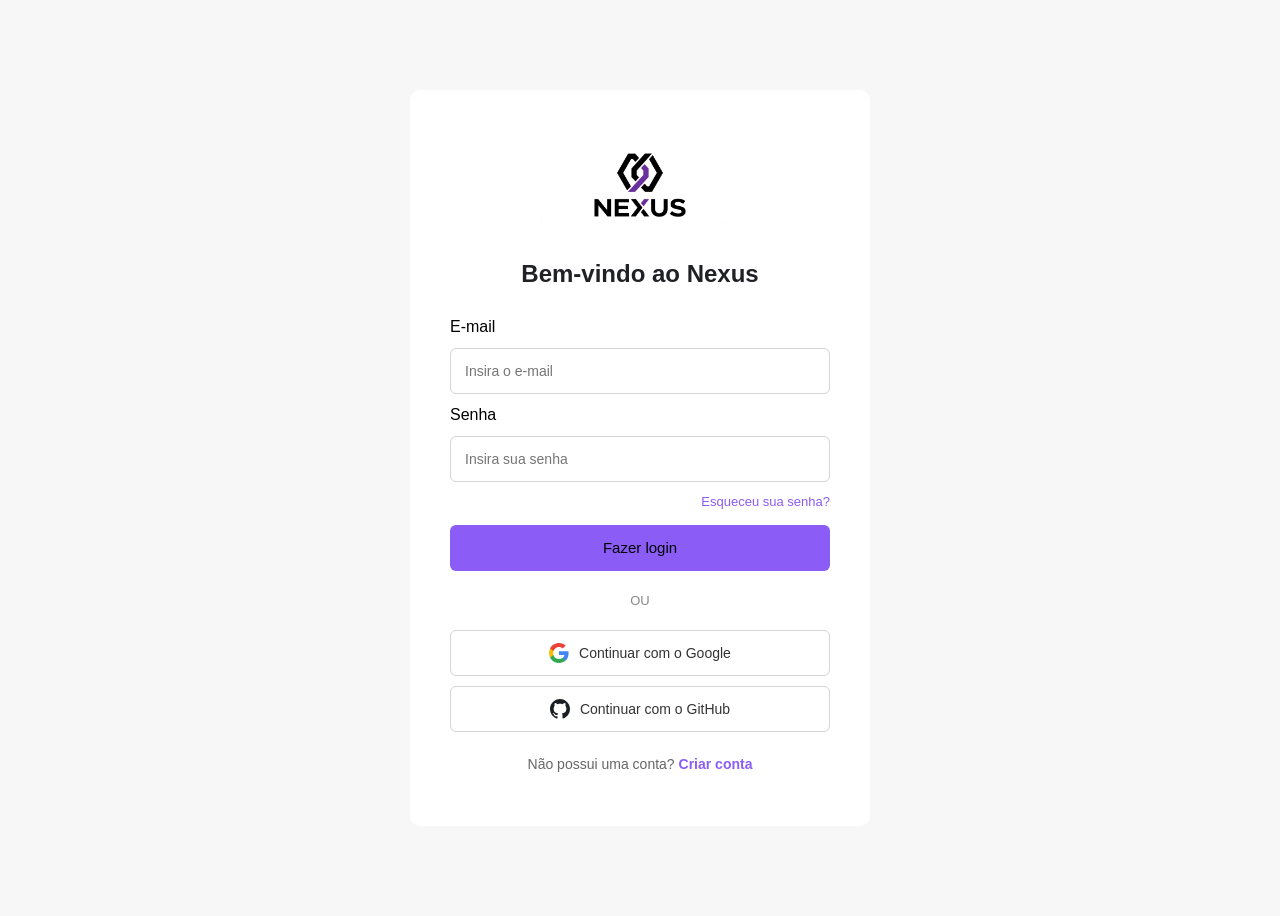
<file: index.html>
<!DOCTYPE html>
<html lang="pt-BR">
<head>
    <meta charset="UTF-8">
    <meta name="viewport" content="width=device-width, initial-scale=1.0">
    <title>Interface de login do Nexus</title>
    <link rel="stylesheet" href="style.css">

</head>
<body>

    <div class="login-container">

    <div class="login-header">

    <img src="img/logo-nexus.png" alt="Nexus Logo" width="200">

    <h1>Bem-vindo ao Nexus</h1>

    </div>

    <form action="" method="get">

        <div class="login-fields">

            <label for="email">E-mail</label>
            <input type="text" id="email" name="email" placeholder="Insira o e-mail">

            <label for="senha">Senha</label>
            <input type="password" id="senha" name="senha" placeholder="Insira sua senha">

            <a href="#">Esqueceu sua senha?</a>

        </div>

        <input class="login-button" type="submit" value="Fazer login">

        <span class="login-divider">OU</span>


        <div class="social-login">

        <button type="button">
            <img src="img/google.svg" alt="Google" width="20">
            Continuar com o Google
        </button>

         <button type="button">
            <img src="img/github.svg" alt="GitHub" width="20">
            Continuar com o GitHub
        </button>

        </div>

        <p class="create-account">Não possui uma conta? <a href="#">Criar conta</a></p>

    </form>

    </div>

</body>
</html>
</file>
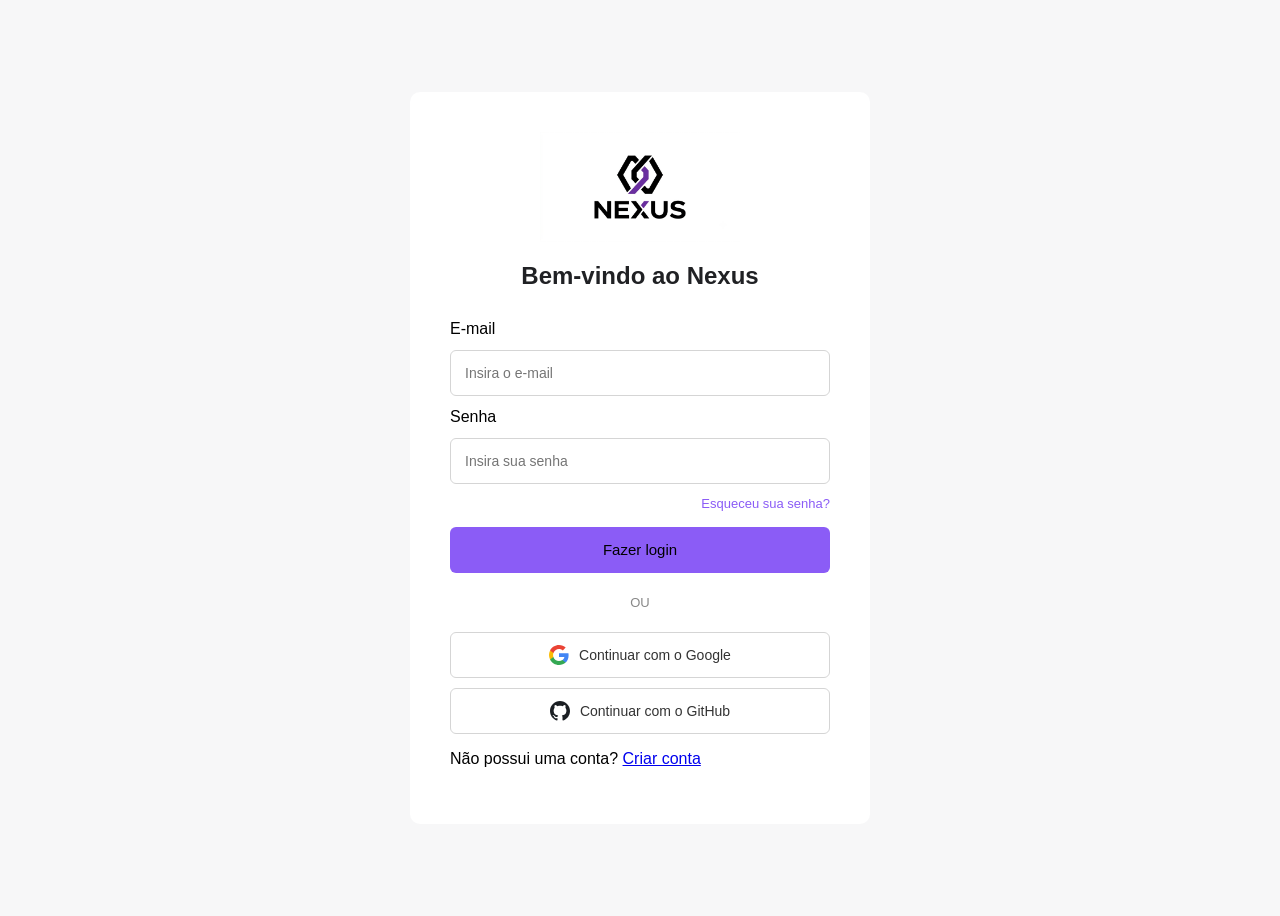
<file: index.html.html>
<!DOCTYPE html>
<html lang="pt-BR">
<head>
    <meta charset="UTF-8">
    <meta name="viewport" content="width=device-width, initial-scale=1.0">
    <title>Interface de login do Nexus</title>
    <link rel="stylesheet" href="style.css">

</head>
<body>

    <div class="login-container">

    <div class="login-header">

    <img src="img/logo-nexus.png" alt="Nexus Logo" width="200">

    <h1>Bem-vindo ao Nexus</h1>

    </div>

    <form action="" method="get">

        <div class="login-fields">

            <label for="email">E-mail</label>
            <input type="text" id="email" name="email" placeholder="Insira o e-mail">

            <label for="senha">Senha</label>
            <input type="password" id="senha" name="senha" placeholder="Insira sua senha">

            <a href="#">Esqueceu sua senha?</a>

        </div>

        <input class="login-button" type="submit" value="Fazer login">

        <span class="login-divider">OU</span>


        <div class="social-login">

        <button type="button">
            <img src="img/google.svg" alt="Google" width="20">
            Continuar com o Google
        </button>

         <button type="button">
            <img src="img/github.svg" alt="GitHub" width="20">
            Continuar com o GitHub
        </button>

        </div>

        <p>Não possui uma conta? <a href="#">Criar conta</a></p>

    </form>

    </div>

</body>
</html>
</file>
<file: style.css>
body {
    min-height: 100vh;
    display: flex;
    justify-content: center;
    align-items: center;

    background-color: #f7f7f8;
    font-family: Arial, sans-serif;
}

.login-container {
    width: 380px;
    background-color: white;
    padding: 40px;
    border-radius: 10px;
}
.login-header {
    text-align: center;
    margin-bottom: 30px;
}

.logo-header img {
    width: 150px;
    margin-bottom: 20px;
}

.login-header h1 {
    font-size: 24px;
    color:  #202124;
}

.login-fields {
    display: flex;
    flex-direction: column;
    gap: 12px;
}

.login-fields input {
    width: 100%;
    height: 46px;
    padding: 0 14px;

    box-sizing: border-box;

    border: 1px solid #d5d5d5;
    border-radius: 6px;

    font-size: 14px;
}

.login-fields a {
    text-align: right;

    color: #8b5cf6;
    font-size: 13px;
    text-decoration: none;
}

.login-button {
    width: 100%;
    height: 46px;

    margin-top: 16px;
    background-color: #8b5cf6;

    border: none;
    border-radius: 6px;

    font-size: 15px;
    font-weight: normal;

    cursor: pointer;
}

.social-login {
    display: flex;
    flex-direction: column;
    gap: 10px;
}

.social-login button {
    width: 100%;
    height: 46px;

    background-color: white;

    border: 1px solid #d5d5d5;
    border-radius: 6px;

    font-size: 14px;
    color: #333;

    cursor: pointer;
}

.social-login button {
    display: flex;
    align-items: center;
    justify-content: center;
    gap: 10px;
}

.login-divider {
    display: block;
    width: 100%;

    text-align: center;

    margin: 22px 0;

    color: #888;
    font-size: 13px;
}

.create-account {
    margin-top: 24px;

    text-align: center;

    color: #666;
    font-size: 14px;
}

.create-account a {
    color: #8b5cf6;
    font-weight: bold;
    text-decoration: none;
}
</file>
